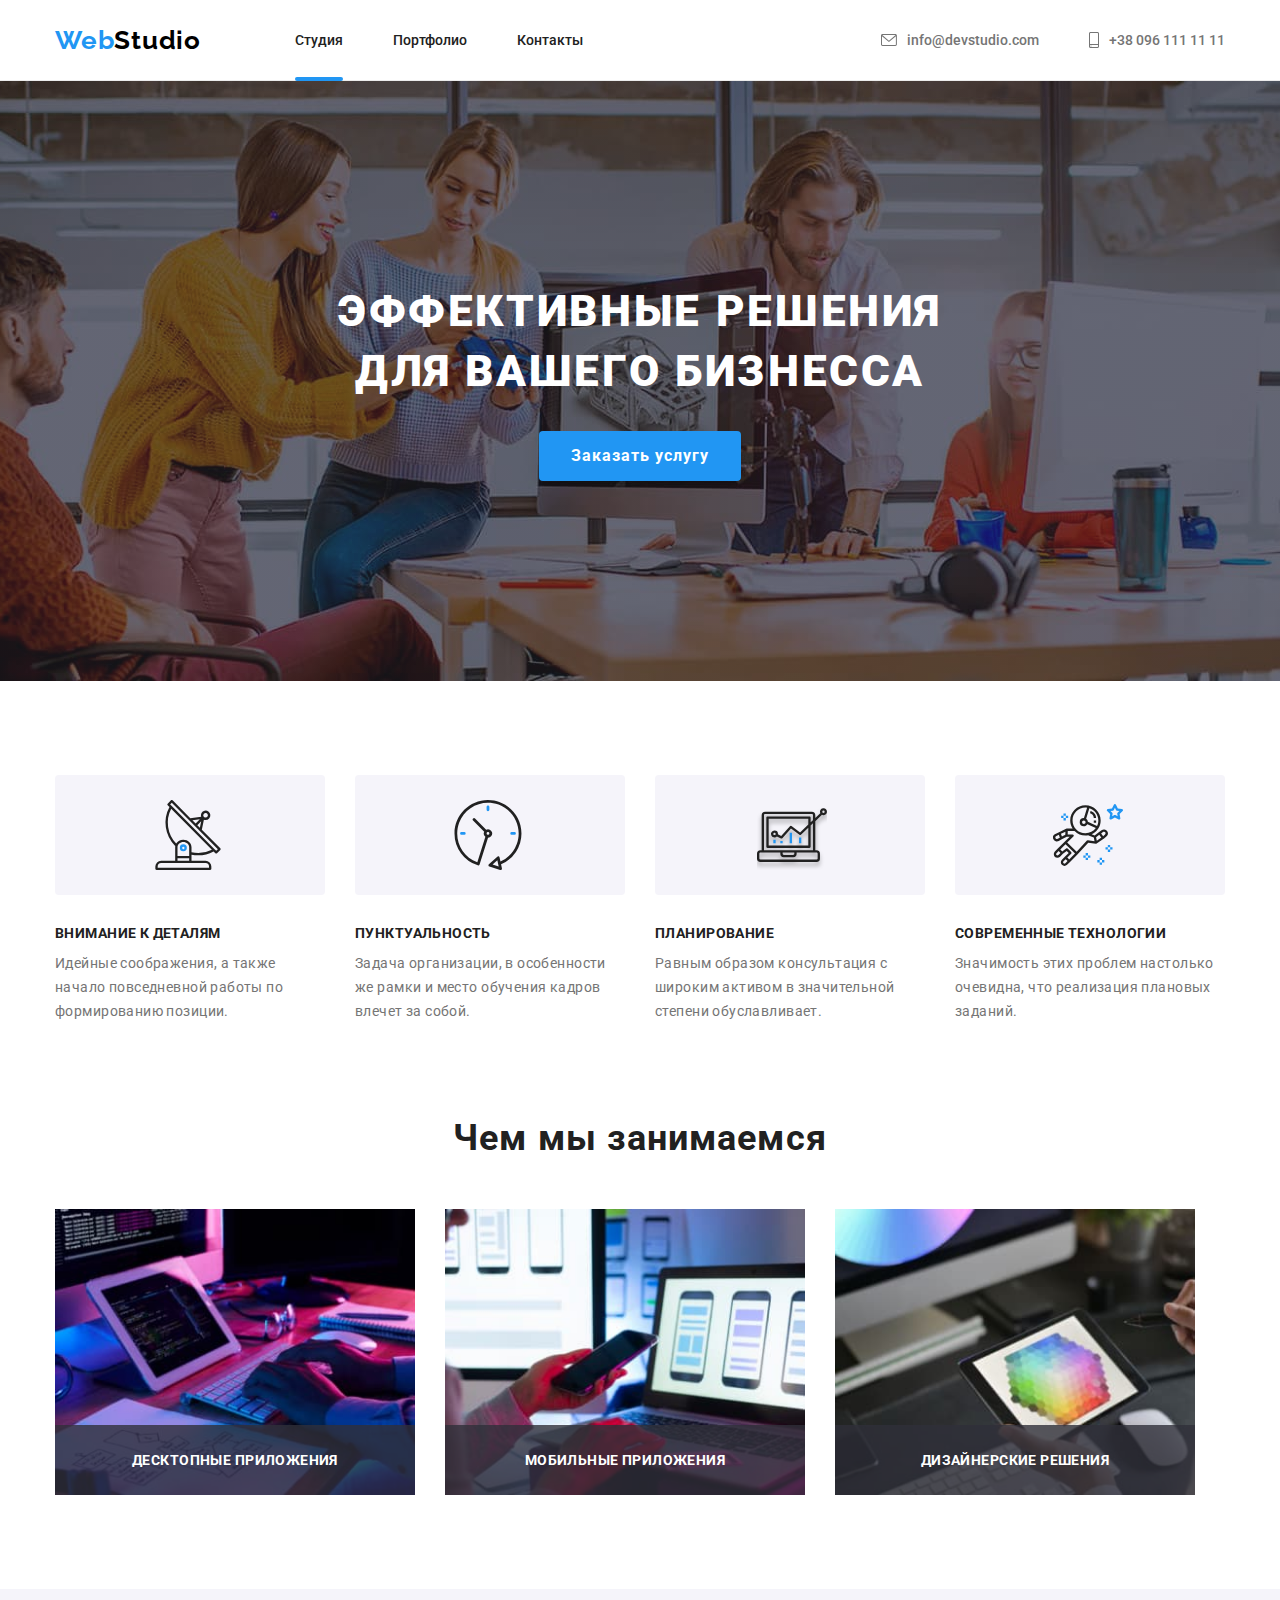
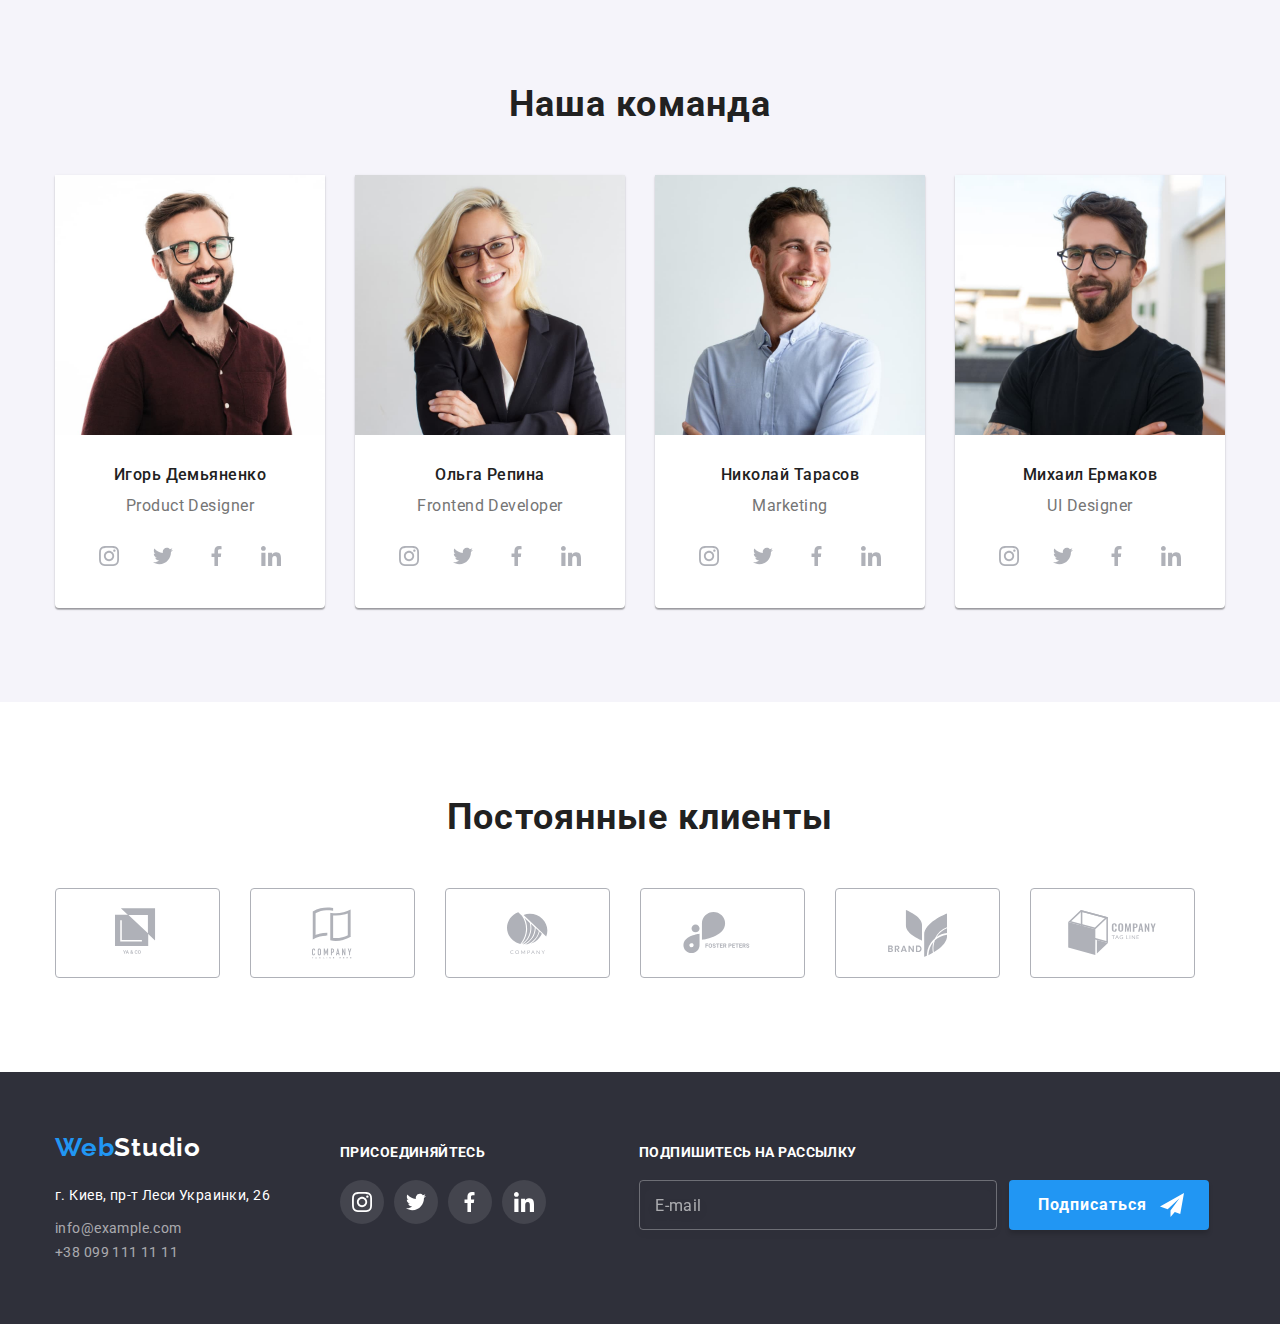
<file: index.html>
<!DOCTYPE html>
<html lang="ru">

<head>
    <meta charset="UTF-8">
    <meta name="viewport" content="width=device-width, initial-scale=1.0">
    <link rel="preconnect" href="https://fonts.gstatic.com">
    <link href="https://fonts.googleapis.com/css2?family=Roboto&display=swap" rel="stylesheet">
    <link rel="preconnect" href="https://fonts.gstatic.com">
    <link href="https://fonts.googleapis.com/css2?family=Oleo+Script&family=Raleway:wght@700&display=swap" rel="stylesheet">
    <link rel="stylesheet" href="https://cdnjs.cloudflare.com/ajax/libs/modern-normalize/1.0.0/modern-normalize.min.css" integrity="sha512-ISS7cAi1PEhQ8jnbJpJZMd29NlhNj4AWYyLOSp2CE/CsHxTCu+r+t0D2yoJudVrd0/8fTVPUVDzY5Tvli75u/g==" crossorigin="anonymous" />
    <link rel="stylesheet" href="./css/main.min.css">
    <title>WebStudio</title>
</head>

<body>


    <!-- HEADER-->
    
    <header class="page-header">
        <div class="container page-header__conteiner">
            
            <nav class="page-header__nav">
                <a href="./index.html" class="logotype">Web<span class="logotype logotype--headering">Studio</span></a>
                <ul class="header-nav header-nav--indent">

                    <li class="header-nav__item header-nav__item--current">
                        <a class="header-nav__link" href="./index.html" id="webstudio" >Студия</a>
                    </li>

                    <li class="header-nav__item">
                        <a class="header-nav__link" href="./portfolio.html" id="portfolio"   target="_blank">Портфолио</a>
                    </li>

                    <li class="header-nav__item">
                        <a class="header-nav__link" href="#">Контакты</a>
                    </li>

                </ul>

            </nav>

            <ul class="header-contacts">
                <li class="header-contacts__item">
                    <a class="header-contacts__link" href="mailto:info@devstudio.com">
                        <svg class="header-contacts__image" width="16" height="12">
                            <use href="./images/icons.svg#icon-envelope"></use>
                        </svg>info@devstudio.com
                    </a>
                </li>

                <li class="header-contacts__item">
                    <a class="header-contacts__link" href="tel:+380961111111">
                        <svg class="header-contacts__image" width="10" height= "16">
                            <use href="./images/icons.svg#icon-smartphone">
                            </use>
                        </svg>+38 096 111 11 11
                    </a>
                </li>

            </ul>

        </div>
    </header>

    <!-- MAIN PART-->
    
    <main>

        <section class="hero">
            <div class="container">
                <h1 class="hero__title">Эффективные решения для вашего бизнесса</h1>
                <button class="hero__btn" data-modal-open>Заказать услугу</button>
            </div>
        </section>

        <section class="advantages">
            <div class="container">
            <h2 class="advantages__title visually-hidden">Наши преимущества</h2>
                <ul class="cards">
                    <li class="cards__item cards__image-antenna">
                        <h3 class="cards__title cards__title--indent">Внимание к деталям</h3>
                        <p class="cards__content">Идейные соображения, а также начало повседневной работы по   формированию позиции.</p>
                    </li>
                    <li class="cards__item cards__image-clock">
                        <h3 class="cards__title cards__title--indent">Пунктуальность</h3>
                        <p class="cards__content">Задача организации, в особенности же рамки и место обучения  кадров влечет за собой.</p>
                    </li>
                    <li class="cards__item cards__image-diagram">
                        <h3 class="cards__title cards__title--indent">Планирование</h3>
                        <p class="cards__content">Равным образом консультация с широким активом в значительной     степени обуславливает.</p>
                    </li>
                    <li class="cards__item cards__image-astronaut">
                        <h3 class="cards__title cards__title--indent">Современные технологии</h3>
                        <p class="cards__content">Значимость этих проблем настолько очевидна, что реализация   плановых заданий.</p>
                    </li>
                </ul>
            </div>
        </section>

        <section class="activity">
            <div class="container">

                <h2 class="activity__title activity__title--indents">Чем мы занимаемся</h2>

                <ul class="galery">
                    <li class="galery__item">
                            <img src="./images/web-developing.jpg" alt="Веб-разработка">
                            <p class="galery__item-descr">Десктопные приложения</p>
                    </li>
                    <li class="galery__item">
                            <img src="./images/app.jpg" alt="Использование приложений">
                            <p class="galery__item-descr">Мобильные приложения</p>
                    </li>
                    <li class="galery__item">
                            <img src="./images/design.jpg" alt="Создание привлекательного   дизайна">                       
                            <p class="galery__item-descr">Дизайнерские решения</p>
                    </li>
                </ul>

            </div>
        </section>

        <section class="team team--painted">
            <div class="container">
                <h2 class="team__title team__title--indent">Наша команда</h2>
                <ul class="card-set">
                    <li class="card-set__item">
                        <img src="./images/designer.jpg" alt="Дизайнер">
                        <div class="item-wrapper">
                            <h3 class="card-set__name card-set__name--indent">Игорь Демьяненко</h3>
                            <p class="card-set__decr card-set__decr--indent">Product Designer</p>
                            <ul class="social-contacts">
                                <li class=" social-contacts__item social-contacts__item--team">
                                    <a class=" social-contacts__link social-contacts__link--team" href="#"><svg class="social-contacts__icon" width="20"height="20">
                                            <use href="./images/icons.svg#icon-instagram"><use>
                                        </svg>
                                    </a>
                                </li>
                                <li class=" social-contacts__item social-contacts__item--team">
                                    <a class="social-contacts__link social-contacts__link--team" href="#">
                                        <svg class="social-contacts__icon" width="20" height="20">
                                            <use href="./images/icons.svg#icon-twitter"><use>
                                        </svg>
                                    </a>
                                </li>
                                <li class=" social-contacts__item social-contacts__item--team">
                                    <a class="social-contacts__link social-contacts__link--team" href="#">
                                        <svg class="social-contacts__icon" width="20" height="20">
                                            <use href="./images/icons.svg#icon-fb"></use>
                                        </svg>
                                    </a>
                                </li>
                                <li class=" social-contacts__item social-contacts__item--team">
                                    <a class="social-contacts__link social-contacts__link--team" href="#">
                                        <svg class="social-contacts__icon" width="20" height="20">
                                            <use href="./images/icons.svg#icon-linkedin"><use>
                                        </svg>
                                    </a>
                                </li>
                            </ul>
                        </div>
                    </li>
                    <li class="card-set__item">
                        <img src="./images/developer.jpg" alt="Веб-разработчик">
                        <div class="item-wrapper">
                            <h3 class="card-set__name card-set__name--indent">Ольга Репина</h3>
                            <p class="card-set__decr card-set__decr--indent">Frontend Developer</p>
                            <ul class="social-contacts">
                                <li class=" social-contacts__item social-contacts__item--team">
                                    <a class=" social-contacts__link social-contacts__link--team" href="#"><svg class="social-contacts__icon"
                                            width="20" height="20">
                                            <use href="./images/icons.svg#icon-instagram">
                                                <use>
                                        </svg>
                                    </a>
                                </li>
                                <li class=" social-contacts__item social-contacts__item--team">
                                    <a class="social-contacts__link social-contacts__link--team" href="#">
                                        <svg class="social-contacts__icon" width="20" height="20">
                                            <use href="./images/icons.svg#icon-twitter">
                                                <use>
                                        </svg>
                                    </a>
                                </li>
                                <li class=" social-contacts__item social-contacts__item--team">
                                    <a class="social-contacts__link social-contacts__link--team" href="#">
                                        <svg class="social-contacts__icon" width="20" height="20">
                                            <use href="./images/icons.svg#icon-fb"></use>
                                        </svg>
                                    </a>
                                </li>
                                <li class=" social-contacts__item social-contacts__item--team">
                                    <a class="social-contacts__link social-contacts__link--team" href="#">
                                        <svg class="social-contacts__icon" width="20" height="20">
                                            <use href="./images/icons.svg#icon-linkedin">
                                                <use>
                                        </svg>
                                    </a>
                                </li>
                            </ul>
                        </div>
                    </li>
                    <li class="card-set__item">
                        <img src="./images/marketing.jpg" alt="Маркетолог">
                        <div class="item-wrapper">
                            <h3 class="card-set__name card-set__name--indent">Николай Тарасов</h3>
                            <p class="card-set__decr card-set__decr--indent">Marketing</p>
                            <ul class="social-contacts">
                                <li class=" social-contacts__item social-contacts__item--team">
                                    <a class=" social-contacts__link social-contacts__link--team" href="#"><svg class="social-contacts__icon"
                                            width="20" height="20">
                                            <use href="./images/icons.svg#icon-instagram">
                                                <use>
                                        </svg>
                                    </a>
                                </li>
                                <li class=" social-contacts__item social-contacts__item--team">
                                    <a class="social-contacts__link social-contacts__link--team" href="#">
                                        <svg class="social-contacts__icon" width="20" height="20">
                                            <use href="./images/icons.svg#icon-twitter">
                                                <use>
                                        </svg>
                                    </a>
                                </li>
                                <li class=" social-contacts__item social-contacts__item--team">
                                    <a class="social-contacts__link social-contacts__link--team" href="#">
                                        <svg class="social-contacts__icon" width="20" height="20">
                                            <use href="./images/icons.svg#icon-fb"></use>
                                        </svg>
                                    </a>
                                </li>
                                <li class=" social-contacts__item social-contacts__item--team">
                                    <a class="social-contacts__link social-contacts__link--team" href="#">
                                        <svg class="social-contacts__icon" width="20" height="20">
                                            <use href="./images/icons.svg#icon-linkedin">
                                                <use>
                                        </svg>
                                    </a>
                                </li>
                            </ul>
                        </div>
                    </li>
                    <li class="card-set__item">
                        <img src="./images/ui-designer.jpg" alt="Веб-дизайнер">
                        <div class="item-wrapper">
                            <h3 class="card-set__name card-set__name--indent">Михаил Ермаков</h3>
                            <p class="card-set__decr card-set__decr--indent">UI Designer</p>
                            <ul class="social-contacts">
                                <li class=" social-contacts__item social-contacts__item--team">
                                    <a class=" social-contacts__link social-contacts__link--team" href="#"><svg class="social-contacts__icon"
                                            width="20" height="20">
                                            <use href="./images/icons.svg#icon-instagram">
                                                <use>
                                        </svg>
                                    </a>
                                </li>
                                <li class=" social-contacts__item social-contacts__item--team">
                                    <a class="social-contacts__link social-contacts__link--team" href="#">
                                        <svg class="social-contacts__icon" width="20" height="20">
                                            <use href="./images/icons.svg#icon-twitter">
                                                <use>
                                        </svg>
                                    </a>
                                </li>
                                <li class=" social-contacts__item social-contacts__item--team">
                                    <a class="social-contacts__link social-contacts__link--team" href="#">
                                        <svg class="social-contacts__icon" width="20" height="20">
                                            <use href="./images/icons.svg#icon-fb"></use>
                                        </svg>
                                    </a>
                                </li>
                                <li class=" social-contacts__item social-contacts__item--team">
                                    <a class="social-contacts__link social-contacts__link--team" href="#">
                                        <svg class="social-contacts__icon" width="20" height="20">
                                            <use href="./images/icons.svg#icon-linkedin">
                                                <use>
                                        </svg>
                                    </a>
                                </li>
                            </ul>
                        </div>
                    </li>
                </ul>
            </div>
        </section>

        <section class="partners">
            <div class="container">
                <h2 class="partners__title partners__title--indent">Постоянные клиенты</h2>
                <ul class="partners-cards">
                <li class="partners-cards__item"><a class="partners-cards__link" href="#"><svg class="partners-cards__icon" width="44.27" height="49.23"><use href="./images/icons.svg#icon-co"></use></svg></a></li>
                <li class="partners-cards__item"><a class="partners-cards__link" href="#"><svg class="partners-cards__icon" width="40" height="52"><use href="./images/icons.svg#icon-company-second"></use></svg></a></li>
                <li class="partners-cards__item"><a class="partners-cards__link" href="#"><svg class="partners-cards__icon" width="41" height="42.6"><use  href="./images/icons.svg#icon-company-third"></use></svg></a></li>
                <li class="partners-cards__item"><a class="partners-cards__link" href="#"><svg class="partners-cards__icon" width="79.66" height="42.02"><use  href="./images/icons.svg#icon-foster"></use></svg></a></li>
                <li class="partners-cards__item"><a class="partners-cards__link" href="#"><svg class="partners-cards__icon" width="59" height="47"><use  href="./images/icons.svg#icon-brand"></use></svg></a></li>
                <li class="partners-cards__item"><a class="partners-cards__link" href="#"><svg class="partners-cards__icon" width="88.48" height="45.44"><use  href="./images/icons.svg#icon-company-sixth"></use></svg></a></li>
                </ul>
            </div>
        </section>
    </main>


    <!-- FOOTER-->

    <footer class="page-footer">
        <div class="container page-footer__conteiner">
            <div class="address-wrapper">
            <a href="./index.html" class="logotype">Web<span class="logotype logotype--footering">Studio</span></a>
            <address class="address">
                <p class="address__content">г. Киев, пр-т Леси Украинки, 26</p>
            <ul class="address-list">
                <li class="address-list__item">
                    <a class="address-list__link" href="mailto:info@example.com">info@example.com</a>
                </li>
                <li class="address-list__item">
                    <a class="address-list__link" href="tel:+380991111111">+38 099 111 11 11</a>
                </li>
            </ul>
            </address>
            </div>
            
            <div class="social-networks">
                <h2 class="social-networks__title">Присоединяйтесь</h2>
                <ul class="social-contacts">
                    <li class="social-contacts__item social-contacts__item--footer">
                        <a class="social-contacts__link social-contacts__link--footer" href="#"><svg class="social-contacts__icon" width="20" height="20">
                            <use href="./images/icons.svg#icon-instagram"></use>
                        </svg>
                        </a>
                    </li>
                    <li class="social-contacts__item social-contacts__item--footer">
                        <a class="social-contacts__link social-contacts__link--footer" href="#">
                        <svg class="social-contacts__icon" width="20" height="20">
                            <use href="./images/icons.svg#icon-twitter"></use>
                        </svg>
                        </a>
                    </li>
                    <li class="social-contacts__item social-contacts__item--footer">
                        <a class="social-contacts__link social-contacts__link--footer" href="#">
                        <svg class="social-contacts__icon" width="20" height="20">
                            <use href="./images/icons.svg#icon-fb"></use>
                        </svg>
                        </a>
                    </li>
                    <li class="social-contacts__item social-contacts__item--footer">
                        <a class="social-contacts__link social-contacts__link--footer" href="#">
                        <svg class="social-contacts__icon" width="20" height="20">
                            <use href="./images/icons.svg#icon-linkedin"></use>
                        </svg>
                        </a>
                    </li>
                </ul>
            </div>
            <div class="mailing">
                <h2 class="mailing__title">Подпишитесь на рассылку</h2>
                <ul class="mailing-list">
                    <li class="mailing-list__item">
                        <form class="form">
                            <input class="form__input-email" type="email" placeholder="E-mail" name="email" id="mail">
                        </form>
                    </li>
                    <li class="mailing-list__item ">
                        <button class="mailing-btn" type="submit" for="mail">Подписаться<svg class="mailing-btn__icon"><use href="./images/icons.svg#icon-telegram"></use></svg></button>
                    </li>
                </ul>
            </div>
        </div>
    </footer>


    <div class="backdrop backdrop--is-hidden" data-modal>
        <div class="backdrop__modal">

            <button class="close-btn" data-modal-close>
                <svg class="close-btn__icon" width="18" height="18">
                    <use width="11" height="11" href="./images/close.svg#close"></use>
                </svg>
            </button>

            <form class="modal-form">

                <h1 class="modal-form__title">
                    Оставьте свои данные, мы вам перезвоним
                </h1>

                <label class="modal-form__form-field" for="name">Имя</label>
                
                <div class="modal-form__input-thumb">
                    <input class="modal-form__modal-input" name="name" id="name" type="text" maxlength="10"/>
                    <svg class="modal-form__icon-input" width="18" height="18">
                        <use href="./images/icons.svg#icon-person-input"></use>
                    </svg>
                </div>

                <label class="modal-form__form-field" for="tel">Телефон</label>

                <div class="modal-form__input-thumb">
                    <input class="modal-form__modal-input" name="tel" id="tel" type="tel" />
                    <svg class="modal-form__icon-input" width="18" height="18">
                        <use href="./images/icons.svg#icon-phone-input">
                        </use>
                    </svg>
                </div>

                <label class="modal-form__form-field" for="email">Почта</label>

                <div class="modal-form__input-thumb">
                    <input class="modal-form__modal-input" name="email" id="email" type="email" />
                    <svg class="modal-form__icon-input" width="18" height="18">
                        <use href="./images/icons.svg#icon-email-input">
                        </use>
                    </svg>
                </div>

                <label class="modal-form__form-field" for="comment">Комментарий</label>

                <textarea class="modal-form__textarea" rows="10" placeholder="Введите текст" name="comment" id="comment"></textarea>

                <label class="modal-form__label-agree">
                    <input type="checkbox" class="modal-form__input-agree" name="agreement" value="agree"/><span class="modal-form__icon-agree">
                    </span>Соглашаюсь с рассылкой и принимаю <a class="modal-form__link" href="#">Условия договора</a>
                </label>

                <button class="modal-btn" type="submit">Отправить
                </button>
                
            </form>
        </div>
    </div>
    <script src="./js/modal.js"></script>
</body>
</html>
</file>
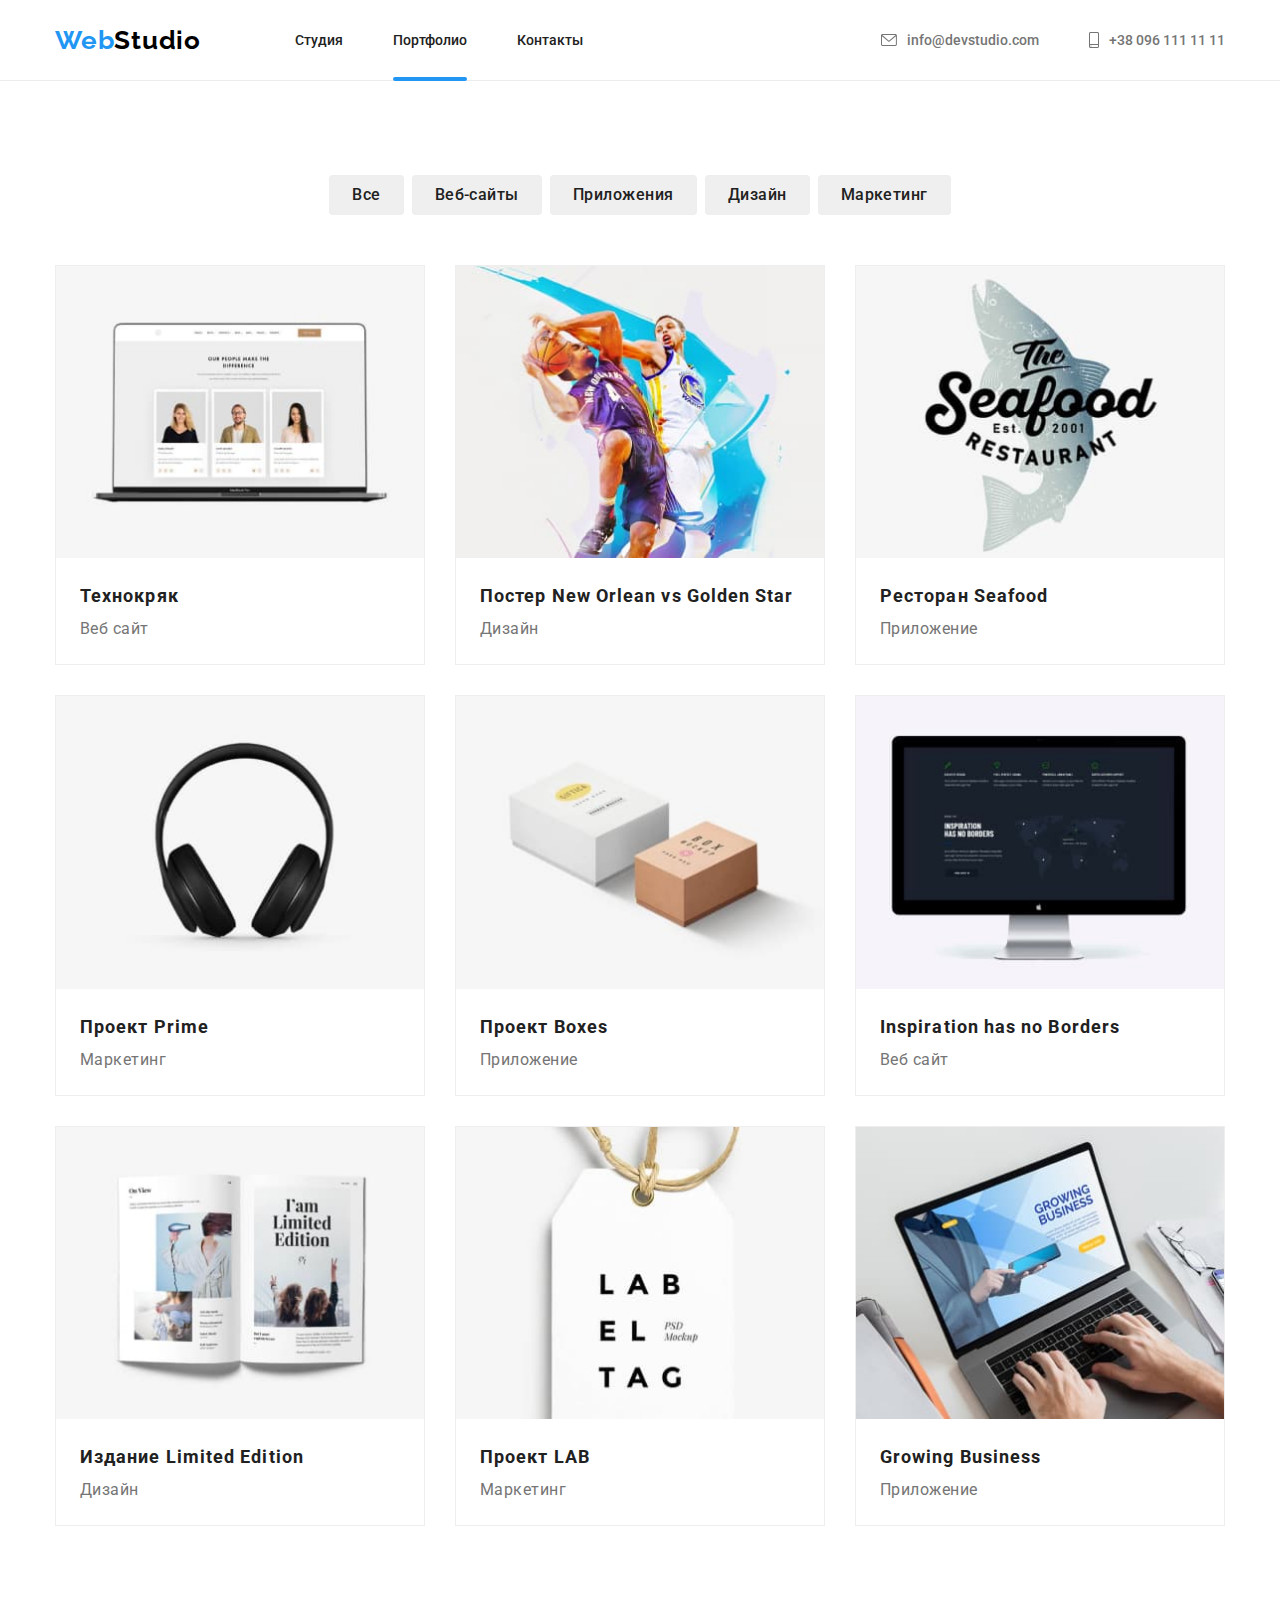
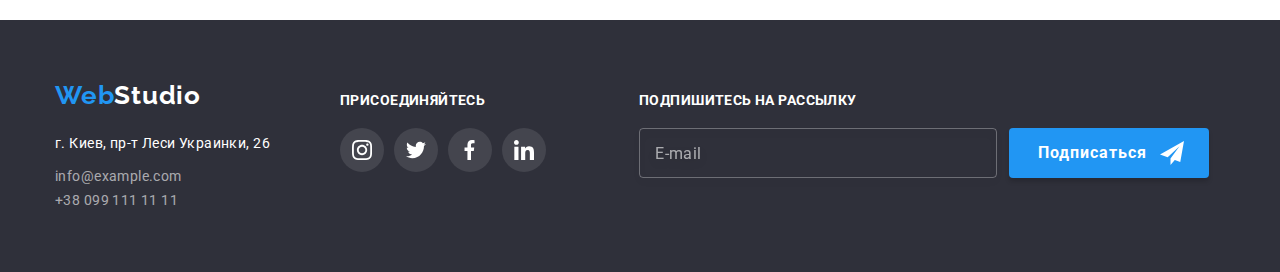
<file: portfolio.html>
<!DOCTYPE html>
<html lang="ru">
<head>
<meta charset="UTF-8">
<meta name="viewport" content="width=device-width, initial-scale=1.0">
<link rel="preconnect" href="https://fonts.gstatic.com">
<link href="https://fonts.googleapis.com/css2?family=Roboto&display=swap" rel="stylesheet">
<link rel="preconnect" href="https://fonts.gstatic.com">
<link href="https://fonts.googleapis.com/css2?family=Oleo+Script&family=Raleway:wght@700&display=swap" rel="stylesheet">
<link rel="stylesheet" href="https://cdnjs.cloudflare.com/ajax/libs/modern-normalize/1.0.0/modern-normalize.min.css" integrity="sha512-ISS7cAi1PEhQ8jnbJpJZMd29NlhNj4AWYyLOSp2CE/CsHxTCu+r+t0D2yoJudVrd0/8fTVPUVDzY5Tvli75u/g==" crossorigin="anonymous" />
<link rel="stylesheet" href="./css/main.min.css">
<title>Portfolio</title>
</head>
<body>
	<!-- HEADER-->
	
	<header class="page-header">
		<div class="container page-header__conteiner">
	
			<nav class="page-header__nav">
				<a href="./index.html" class="logotype">Web<span class="logotype logotype--headering">Studio</span></a>
				<ul class="header-nav header-nav--indent">
	
					<li class="header-nav__item">
						<a class="header-nav__link" href="./index.html" id="webstudio">Студия</a>
					</li>
	
					<li class="header-nav__item header-nav__item--current">
						<a class="header-nav__link" href="./portfolio.html" id="portfolio" target="_blank">Портфолио</a>
					</li>
	
					<li class="header-nav__item">
						<a class="header-nav__link" href="#">Контакты</a>
					</li>
	
				</ul>
	
			</nav>
	
			<ul class="header-contacts">
				<li class="header-contacts__item">
					<a class="header-contacts__link" href="mailto:info@devstudio.com">
						<svg class="header-contacts__image" width="16" height="12">
							<use href="./images/icons.svg#icon-envelope"></use>
						</svg>info@devstudio.com
					</a>
				</li>
	
				<li class="header-contacts__item">
					<a class="header-contacts__link" href="tel:+380961111111">
						<svg class="header-contacts__image" width="10" height="16">
							<use href="./images/icons.svg#icon-smartphone">
							</use>
						</svg>+38 096 111 11 11
					</a>
				</li>
	
			</ul>
	
		</div>
	</header>
	
	
	<!-- MAIN PART-->
	
	<main class="wrapper">
		<section class="offers">
			<div class="container">
				<h1 class="visually-hidden">Наши услуги</h1>
				
				<ul class="offers__group">
					<li class="offers__item" ><button type="button" class="offers__button">Все</button></li>
					<li class="offers__item"><button type="button" class="offers__button">Веб-сайты</button></li>
					<li class="offers__item"><button type="button" class="offers__button">Приложения</button></li>
					<li class="offers__item"><button type="button" class="offers__button">Дизайн</button></li>
					<li class="offers__item"><button type="button" class="offers__button">Маркетинг</button></li>
				</ul>
			
				<ul class="product-grid">
					<li class="product-grid__item">
						<div class="product-grid__item-thumb">
							<img src="./images/site.jpg" alt="Веб сайт Технокряк">
							<div class="overlay">
								<p class="overlay__content">
									Технокряк это современная площадка распространения коронавируса. Компании используют эту платформу для цифрового
									шпионажа и атак на защищённые сервера конкурентов.
								</p>
							</div>
						</div>
						<div class="content-wrapper">
							<h2 class="product-grid__title">Технокряк</h2>
							<p class="product-grid__content">Веб сайт</p>
						</div>
					</li>
					<li class="product-grid__item">
						<div class="product-grid__item-thumb">
							<img src="./images/poster.jpg" alt="Постер New Orlean vs Golden Star">
							<div class="overlay">
								<p class="overlay__content">
								Технокряк это современная площадка распространения коронавируса. Компании используют эту платформу для цифрового
								шпионажа и атак на защищённые сервера конкурентов.
								</p>
							</div>
						</div>
						<div class="content-wrapper">
							<h2 class="product-grid__title">Постер New Orlean vs Golden Star</h2>
							<p class="product-grid__content">Дизайн</p>
						</div>
					</li>
					<li class="product-grid__item">
						<div class="product-grid__item-thumb">
							<img src="./images/restaurant.jpg" alt="Ресторан Seafood">
							<div class="overlay">
								<p class="overlay__content">
									Технокряк это современная площадка распространения коронавируса. Компании используют эту платформу для цифрового
									шпионажа и атак на защищённые сервера конкурентов.
								</p>
							</div>
						</div>
							<div class="content-wrapper">
								<h2 class="product-grid__title">Ресторан Seafood</h2>
								<p class="product-grid__content">Приложение</p>
							</div>
					</li>
					<li class="product-grid__item">
						<div class="product-grid__item-thumb">
							<img src="./images/earphone.jpg" alt="Проект Prime">
							<div class="overlay">
								<p class="overlay__content">
									Технокряк это современная площадка распространения коронавируса. Компании используют эту платформу для цифрового
									шпионажа и атак на защищённые сервера конкурентов.
								</p>
							</div>
						</div>
							<div class="content-wrapper">
								<h2 class="product-grid__title">Проект Prime</h2>
								<p class="product-grid__content">Маркетинг</p>
							</div>
						
					</li>
					<li class="product-grid__item">
						<div class="product-grid__item-thumb">
							<img src="./images/boxes.jpg" alt="Проект Boxes">
							<div class="overlay">
								<p class="overlay__content">
									Технокряк это современная площадка распространения коронавируса. Компании используют эту платформу для цифрового
									шпионажа и атак на защищённые сервера конкурентов.
								</p>
							</div>
						</div>
							<div class="content-wrapper">
								<h2 class="product-grid__title">Проект Boxes</h2>
								<p class="product-grid__content">Приложение</p>
							</div>
						
					</li>
					<li class="product-grid__item">
						<div class="product-grid__item-thumb">
							<img src="./images/monitor.jpg" alt="Веб сайт Inspiration has no 	Borders">
							<div class="overlay">
								<p class="overlay__content">
									Технокряк это современная площадка распространения коронавируса. Компании используют эту платформу для цифрового
									шпионажа и атак на защищённые сервера конкурентов.
								</p>
							</div>
						</div>
							<div class="content-wrapper">
								<h2 class="product-grid__title">Inspiration has no Borders</h2>
								<p class="product-grid__content">Веб сайт</p>
							</div>
						
					</li>
					<li class="product-grid__item">
						<div class="product-grid__item-thumb">
							<img src="./images/edition.jpg" alt="Издание Limited Edition">
							<div class="overlay">
								<p class="overlay__content">
									Технокряк это современная площадка распространения коронавируса. Компании используют эту платформу для цифрового
									шпионажа и атак на защищённые сервера конкурентов.
								</p>
							</div>
						</div>
							<div class="content-wrapper">
								<h2 class="product-grid__title">Издание Limited Edition</h2>
								<p class="product-grid__content">Дизайн</p>
							</div>
						
					</li>
					<li class="product-grid__item">
						<div class="product-grid__item-thumb">
							<img src="./images/lab.jpg" alt="Проект LAB">
							<div class="overlay">
								<p class="overlay__content">
									Технокряк это современная площадка распространения коронавируса. Компании используют эту платформу для цифрового
									шпионажа и атак на защищённые сервера конкурентов.
								</p>
							</div>
						</div>
							<div class="content-wrapper">
								<h2 class="product-grid__title">Проект LAB</h2>
								<p class="product-grid__content">Маркетинг</p>
							</div>
						
					</li>
					<li class="product-grid__item">
						<div class="product-grid__item-thumb">
							<img src="./images/bisiness.jpg" alt="Приложение Growing Business">
							<div class="overlay">
								<p class="overlay__content">
									Технокряк это современная площадка распространения коронавируса. Компании используют эту платформу для цифрового
									шпионажа и атак на защищённые сервера конкурентов.
								</p>
							</div>
						</div>
							<div class="content-wrapper">
								<h2 class="product-grid__title">Growing Business</h2>
								<p class="product-grid__content">Приложение</p>
							</div>
						
					</li>
				</ul>
			</div>
		</section>
	</main>

	<!-- FOOTER-->
	<footer class="page-footer">
		<div class="container page-footer__conteiner">
			<div class="address-wrapper">
				<a href="./index.html" class="logotype">Web<span class="logotype logotype--footering">Studio</span></a>
				<address class="address">
					<p class="address__content">г. Киев, пр-т Леси Украинки, 26</p>
					<ul class="address-list">
						<li class="address-list__item">
							<a class="address-list__link" href="mailto:info@example.com">info@example.com</a>
						</li>
						<li class="address-list__item">
							<a class="address-list__link" href="tel:+380991111111">+38 099 111 11 11</a>
						</li>
					</ul>
				</address>
			</div>
	
			<div class="social-networks">
				<h2 class="social-networks__title">Присоединяйтесь</h2>
				<ul class="social-contacts">
					<li class="social-contacts__item social-contacts__item--footer">
						<a class="social-contacts__link social-contacts__link--footer" href="#"><svg
								class="social-contacts__icon" width="20" height="20">
								<use href="./images/icons.svg#icon-instagram"></use>
							</svg>
						</a>
					</li>
					<li class="social-contacts__item social-contacts__item--footer">
						<a class="social-contacts__link social-contacts__link--footer" href="#">
							<svg class="social-contacts__icon" width="20" height="20">
								<use href="./images/icons.svg#icon-twitter"></use>
							</svg>
						</a>
					</li>
					<li class="social-contacts__item social-contacts__item--footer">
						<a class="social-contacts__link social-contacts__link--footer" href="#">
							<svg class="social-contacts__icon" width="20" height="20">
								<use href="./images/icons.svg#icon-fb"></use>
							</svg>
						</a>
					</li>
					<li class="social-contacts__item social-contacts__item--footer">
						<a class="social-contacts__link social-contacts__link--footer" href="#">
							<svg class="social-contacts__icon" width="20" height="20">
								<use href="./images/icons.svg#icon-linkedin"></use>
							</svg>
						</a>
					</li>
				</ul>
			</div>
			<div class="mailing">
				<h2 class="mailing__title">Подпишитесь на рассылку</h2>
				<ul class="mailing-list">
					<li class="mailing-list__item">
						<form class="form">
							<input class="form__input-email" type="email" placeholder="E-mail" name="email" id="mail">
						</form>
					</li>
					<li class="mailing-list__item ">
						<button class="mailing-btn" type="submit" for="mail">Подписаться<svg class="mailing-btn__icon">
								<use href="./images/icons.svg#icon-telegram"></use>
							</svg></button>
					</li>
				</ul>
			</div>
		</div>
	</footer>
</body>
</html>
</file>
<file: css/main.min.css>
:root{--common-width: 100%;--section-padding: 94px;--inner-section-margin: 50px;--card-margin: 30px;--body-background: #ffffff;--header-background: #ffffff;--header-border: #ECECEC;--footer-background: #2f303a;--p-color: #757575;--h-color: #212121;--hover-color: #2196f3;--common-color: #ffffff;--footer-link-color: rgba(255, 255, 255, 0.6)}body{background:var(--body-background)}::after,::before,*{margin:0;padding:0;font-family:"Roboto", sans-serif;-webkit-box-sizing:border-box;box-sizing:border-box}img{display:block;max-width:100%}h1,h2,h3,h4,p{margin:0;padding:0}a{text-decoration:none}ul{margin:0;padding:0}ul>li{list-style:none;margin:0;padding:0}.visually-hidden{position:absolute;width:1px;height:1px;margin:-1px;border:0;padding:0;white-space:nowrap;-webkit-clip-path:inset(100%);clip-path:inset(100%);clip:rect(0 0 0 0);overflow:hidden}.container{max-width:1200px;padding:0 15px;margin:0 auto}.page-header{width:var(--common-width);background:var(--header-background);border-bottom:1px solid var(--header-border)}.page-header__nav{width:auto;display:-webkit-box;display:-ms-flexbox;display:flex;-webkit-box-align:center;-ms-flex-align:center;align-items:center}.page-header__conteiner{display:-webkit-box;display:-ms-flexbox;display:flex}.logotype{font-family:'Raleway', sans-serif;font-style:normal;font-weight:700;font-size:26px;line-height:31px;letter-spacing:0.03em;color:#2196f3}.logotype--headering{color:black}.logotype--footering{color:var(--common-color)}.header-nav{display:-webkit-box;display:-ms-flexbox;display:flex;max-height:80px}.header-nav--indent{margin-left:var(--section-padding)}.header-nav__item--current{position:relative;color:var(--hover-color)}.header-nav__item--current::after{position:absolute;left:0;bottom:-1px;display:inline-block;content:" ";width:100%;height:4px;background-color:var(--hover-color);border-radius:2px}.header-nav__item:not(:last-child){margin-right:var(--inner-section-margin)}.header-nav__link{display:block;padding:32px 0;color:var(--h-color);font-size:14px;font-weight:500;line-height:16px;-webkit-transition:color 250ms cubic-bezier(0.4, 0, 0.2, 1);transition:color 250ms cubic-bezier(0.4, 0, 0.2, 1)}.header-nav__link:hover,.header-nav__link:focus,.header-nav__link:active{color:var(--hover-color)}.header-contacts{display:-webkit-box;display:-ms-flexbox;display:flex;margin-left:auto}.header-contacts__link{display:-webkit-box;display:-ms-flexbox;display:flex;-webkit-box-align:center;-ms-flex-align:center;align-items:center;padding:32px 0;color:var(--p-color);font-size:14px;line-height:16px;font-weight:500;-webkit-transition:color 250ms cubic-bezier(0.4, 0, 0.2, 1);transition:color 250ms cubic-bezier(0.4, 0, 0.2, 1)}.header-contacts__link:hover,.header-contacts__link:focus,.header-contacts__link:active{color:var(--hover-color)}.header-contacts__item:not(:last-child){margin-right:var(--inner-section-margin)}.header-contacts__image{margin-right:10px;fill:currentColor}.header-contacts__image:hover,.header-contacts__image:focus{fill:var(--hover-color)}.page-footer{width:var(--common-width);background:var(--footer-background)}.page-footer__conteiner{display:-webkit-box;display:-ms-flexbox;display:flex;padding-top:60px;padding-bottom:60px}.address__content{margin-bottom:9px;margin-top:20px;color:var(--common-color);font-style:normal;font-weight:normal;font-size:14px;line-height:24px;letter-spacing:0.03em}.address-list__link{font-style:normal;font-weight:normal;font-size:14px;line-height:24px;letter-spacing:0.03em;color:var(--footer-link-color);-webkit-transition:color 250ms cubic-bezier(0.4, 0, 0.2, 1);transition:color 250ms cubic-bezier(0.4, 0, 0.2, 1)}.address-list__link:hover,.address-list__link:focus{color:var(--hover-color)}.social-networks{padding-top:12px;margin-left:70px}.social-networks__title{margin-bottom:20px;color:var(--common-color);font-style:normal;font-weight:bold;font-size:14px;line-height:16px;letter-spacing:0.03em;text-transform:uppercase}.mailing{padding-top:12px;margin-left:93px}.mailing__title{margin-bottom:20px;color:var(--common-color);font-style:normal;font-weight:bold;font-size:14px;line-height:16px;letter-spacing:0.03em;text-transform:uppercase}.mailing-list{display:-webkit-box;display:-ms-flexbox;display:flex}.mailing-list__item:not(:last-child){margin-right:12px}.form__input-email{display:inline-block;width:358px;height:50px;padding:15px;background-color:transparent;border:1px solid rgba(255,255,255,0.3);-webkit-filter:drop-shadow(0px 4px 4px rgba(0,0,0,0.15));filter:drop-shadow(0px 4px 4px rgba(0,0,0,0.15));border-radius:4px;outline:none;font-family:inherit;font-style:normal;line-height:1.5;font-size:16px;color:var(--common-color);-webkit-transition:border 250ms cubic-bezier(0.4, 0, 0.2, 1);transition:border 250ms cubic-bezier(0.4, 0, 0.2, 1)}.form__input-email:focus{border:1px solid var(--hover-color)}.form__input-email::-webkit-input-placeholder{padding-top:15px;padding-bottom:15px;font-style:normal;font-weight:normal;font-size:16px;line-height:20px;letter-spacing:0.03em;color:rgba(255,255,255,0.6)}.form__input-email:-ms-input-placeholder{padding-top:15px;padding-bottom:15px;font-style:normal;font-weight:normal;font-size:16px;line-height:20px;letter-spacing:0.03em;color:rgba(255,255,255,0.6)}.form__input-email::-ms-input-placeholder{padding-top:15px;padding-bottom:15px;font-style:normal;font-weight:normal;font-size:16px;line-height:20px;letter-spacing:0.03em;color:rgba(255,255,255,0.6)}.form__input-email::placeholder{padding-top:15px;padding-bottom:15px;font-style:normal;font-weight:normal;font-size:16px;line-height:20px;letter-spacing:0.03em;color:rgba(255,255,255,0.6)}.mailing-btn{position:relative;display:-webkit-box;display:-ms-flexbox;display:flex;-webkit-box-align:center;-ms-flex-align:center;align-items:center;text-align:center;padding:10px 62px 10px 29px;background:var(--hover-color);border:0;-webkit-box-shadow:0px 4px 4px rgba(0,0,0,0.15);box-shadow:0px 4px 4px rgba(0,0,0,0.15);border-radius:4px;font-family:inherit;font-style:normal;font-weight:bold;font-size:16px;line-height:30px;letter-spacing:0.06em;color:#FFFFFF;cursor:pointer}.mailing-btn__icon{position:absolute;top:50%;right:13px;-webkit-transform:translate(-50%, -50%);transform:translate(-50%, -50%);width:24px;height:24px}.social-contacts{display:-webkit-box;display:-ms-flexbox;display:flex}.social-contacts__item{width:calc( (100% - 30px) / 4);height:44px;border-radius:50%;background:inherit;-webkit-transition:background-color 250ms cubic-bezier(0.4, 0, 0.2, 1);transition:background-color 250ms cubic-bezier(0.4, 0, 0.2, 1)}.social-contacts__item:hover,.social-contacts__item:focus,.social-contacts__item:active{background-color:var(--hover-color)}.social-contacts__item--team{background-color:transparent}.social-contacts__item--footer{background:rgba(255,255,255,0.1)}.social-contacts__link{display:block;padding:12px}.social-contacts__link--footer{color:#ffffff}.social-contacts__link--team{color:#AFB1B8;-webkit-transition:color 250ms cubic-bezier(0.4, 0, 0.2, 1);transition:color 250ms cubic-bezier(0.4, 0, 0.2, 1)}.social-contacts__link--team:hover,.social-contacts__link--team:focus,.social-contacts__link--team:active{color:#ffffff}.social-contacts__icon{fill:currentColor}.social-contacts__item:not(:last-child){margin-right:10px}.hero{min-height:600px;background-image:-webkit-gradient(linear, left top, right top, from(rgba(47,48,58,0.4)), to(rgba(47,48,58,0.4))),url("../images/hero-squoosh.jpg");background-image:linear-gradient(to right, rgba(47,48,58,0.4), rgba(47,48,58,0.4)),url("../images/hero-squoosh.jpg");background-color:#c4c4c4;background-repeat:no-repeat;background-size:cover;background-position:center;padding:200px 0}.hero__title{display:block;max-width:696px;margin-left:auto;margin-right:auto;color:var(--common-color);font-style:normal;font-weight:900;font-size:44px;line-height:60px;text-align:center;letter-spacing:0.06em;text-transform:uppercase}.hero__btn{display:block;margin-top:30px;min-width:200px;margin-left:auto;margin-right:auto;padding:10px 32px;background:#2196f3;-webkit-box-shadow:0px 4px 4px rgba(0,0,0,0.15);box-shadow:0px 4px 4px rgba(0,0,0,0.15);border-radius:4px;border:0;color:var(--common-color);text-align:center;font-weight:bold;font-size:16px;line-height:30px;letter-spacing:0.06em;cursor:pointer}.advantages{width:var(--common-width);padding-top:var(--section-padding);padding-bottom:var(--section-padding)}.cards{display:-webkit-box;display:-ms-flexbox;display:flex}.cards__content{color:var(--p-color);font-style:normal;font-weight:normal;font-size:14px;line-height:24px;letter-spacing:0.03em}.cards__title{color:var(--h-color);font-style:normal;font-weight:bold;font-size:14px;line-height:16px;letter-spacing:0.03em;text-transform:uppercase}.cards__item{width:270px}.cards__item::before{content:"";display:block;height:120px;margin-bottom:30px;background-color:#F5F4FA;border-radius:4px;background-position:center;background-size:74px 70px;background-repeat:no-repeat}.cards__item::before:not(:last-child){margin-right:30px}.cards__item:not(:last-child){margin-right:var(--card-margin)}.cards__image-antenna::before{background-image:url(../images/antenna.svg)}.cards__image-clock::before{background-image:url(../images/clock.svg)}.cards__image-diagram::before{background-image:url(../images/diagram.svg)}.cards__image-astronaut::before{background-image:url(../images/astronaut.svg)}.cards__title--indent{margin-bottom:10px}.activity{padding-bottom:var(--section-padding)}.activity__title{color:var(--h-color);font-style:normal;font-weight:bold;font-size:36px;line-height:42px;text-align:center;letter-spacing:0.03em}.activity__title--indents{margin-right:auto;margin-left:auto;margin-bottom:var(--inner-section-margin)}.galery{display:-webkit-box;display:-ms-flexbox;display:flex;margin-right:-var(--card-margin)}.galery__item{position:relative;-ms-flex-preferred-size:calc(100% / 3 - 30px);flex-basis:calc(100% / 3 - 30px)}.galery__item:not(:last-child){margin-right:var(--card-margin)}.galery__item-descr{position:absolute;bottom:0;left:0;padding:27px;background:rgba(47,48,58,0.8);width:100%;text-align:center;font-family:inherit;font-style:normal;font-weight:bold;font-size:14px;line-height:16px;text-align:center;letter-spacing:0.03em;text-transform:uppercase;color:#FFFFFF}.team{width:var(--common-width);padding-top:var(--section-padding);padding-bottom:var(--section-padding)}.team__title{color:var(--h-color);font-style:normal;font-weight:bold;font-size:36px;line-height:42px;text-align:center;letter-spacing:0.03em}.team--painted{background:#f5f4fa}.team__title--indent{margin-bottom:var(--inner-section-margin)}.card-set{display:-webkit-box;display:-ms-flexbox;display:flex}.card-set__item{-ms-flex-preferred-size:calc(100% / 4 - 30px);flex-basis:calc(100% / 4 - 30px);background:var(--common-color);-webkit-box-shadow:0px 1px 3px rgba(0,0,0,0.12),0px 1px 1px rgba(0,0,0,0.14),0px 2px 1px rgba(0,0,0,0.2);box-shadow:0px 1px 3px rgba(0,0,0,0.12),0px 1px 1px rgba(0,0,0,0.14),0px 2px 1px rgba(0,0,0,0.2);border-radius:0px 0px 4px 4px}.card-set__item:not(:last-child){margin-right:var(--card-margin)}.card-set__decr{color:var(--p-color);font-style:normal;font-weight:normal;font-size:16px;line-height:24px;letter-spacing:0.03em;text-align:center}.card-set__name{color:var(--h-color);font-style:normal;font-weight:500;font-size:16px;line-height:19px;text-align:center;letter-spacing:0.03em}.item-wrapper{padding:30px 32px}.card-set__decr--indent{margin-bottom:16px}.card-set__name--indent{margin-bottom:10px}.partners{padding:var(--section-padding) 0}.partners__title{color:var(--h-color);font-style:normal;font-weight:bold;font-size:36px;line-height:42px;text-align:center;letter-spacing:0.03em}.partners__title--indent{margin-bottom:50px}.partners-cards{display:-webkit-box;display:-ms-flexbox;display:flex}.partners-cards__link{display:-webkit-box;display:-ms-flexbox;display:flex;-webkit-box-pack:center;-ms-flex-pack:center;justify-content:center;-webkit-box-align:center;-ms-flex-align:center;align-items:center;height:100%;color:#AFB1B8;-webkit-transition:color 250ms cubic-bezier(0.4, 0, 0.2, 1);transition:color 250ms cubic-bezier(0.4, 0, 0.2, 1)}.partners-cards__link:hover,.partners-cards__link:focus{color:var(--hover-color)}.partners-cards__icon{fill:currentColor}.partners-cards__item{-ms-flex-preferred-size:calc(100% / 6 - 30px);flex-basis:calc(100% / 6 - 30px);height:90px;border:1px solid #AFB1B8;border-radius:4px;-webkit-transition:border 250ms cubic-bezier(0.4, 0, 0.2, 1);transition:border 250ms cubic-bezier(0.4, 0, 0.2, 1)}.partners-cards__item:not(:last-child){margin-right:var(--card-margin)}.partners-cards__item:hover,.partners-cards__item:focus{border:1px solid var(--hover-color)}.backdrop{position:fixed;top:0;left:0;width:100%;height:100%;background:rgba(0,0,0,0.2);-webkit-transition:opacity 250ms cubic-bezier(0.4, 0, 0.2, 1);transition:opacity 250ms cubic-bezier(0.4, 0, 0.2, 1)}.backdrop__modal{position:absolute;top:50%;left:50%;-webkit-transform:translate(-50%, -50%);transform:translate(-50%, -50%);max-width:100%;max-height:100vh;overflow-y:auto;padding:40px;background:#FFFFFF;-webkit-box-shadow:0px 1px 3px rgba(0,0,0,0.12),0px 1px 1px rgba(0,0,0,0.14),0px 2px 1px rgba(0,0,0,0.2);box-shadow:0px 1px 3px rgba(0,0,0,0.12),0px 1px 1px rgba(0,0,0,0.14),0px 2px 1px rgba(0,0,0,0.2);border-radius:4px}.backdrop--is-hidden{opacity:0;pointer-events:none;-webkit-transition:opacity 250ms cubic-bezier(0.4, 0, 0.2, 1);transition:opacity 250ms cubic-bezier(0.4, 0, 0.2, 1)}.close-btn{position:absolute;top:8px;right:8px;width:30px;height:30px;margin:0;display:-webkit-box;display:-ms-flexbox;display:flex;-webkit-box-pack:center;-ms-flex-pack:center;justify-content:center;-webkit-box-align:center;-ms-flex-align:center;align-items:center;background:#FFFFFF;border:1px solid rgba(0,0,0,0.1);border-radius:50%;cursor:pointer}.close-btn__icon{padding-top:3px;padding-right:3px;padding-bottom:4px;padding-left:4px;color:currentColor}.close-btn:hover .close-btn__icon,.close-btn:focus .close-btn__icon,.close-btn:active .close-btn__icon{fill:var(--hover-color)}.modal-form__modal-input{display:block;width:100%;margin-bottom:10px;padding-left:42px;padding-top:11px;padding-bottom:11px;background-color:transparent;border:1px solid rgba(33,33,33,0.2);border-radius:4px;outline:none;font-family:inherit;font-style:normal;line-height:1.5;font-size:16px;-webkit-transition:border 250ms cubic-bezier(0.4, 0, 0.2, 1);transition:border 250ms cubic-bezier(0.4, 0, 0.2, 1)}.modal-form__title{margin-bottom:12px;font-family:inherit;font-style:normal;font-weight:bold;font-size:20px;line-height:23px;text-align:center;letter-spacing:0.03em;color:var(--h-color)}.modal-form__form-field{font-family:inherit;font-style:normal;font-weight:normal;font-size:12px;line-height:14px;letter-spacing:0.01em;color:var(--p-color);cursor:pointer}.modal-form__textarea{display:block;width:100%;margin-bottom:20px;padding:12px 16px;resize:none;outline:none;border:1px solid rgba(33,33,33,0.2);border-radius:4px;font-family:inherit;font-style:normal;line-height:1.5;font-size:16px;-webkit-transition:border 250ms cubic-bezier(0.4, 0, 0.2, 1);transition:border 250ms cubic-bezier(0.4, 0, 0.2, 1)}.modal-form__label-agree{position:relative;display:block;margin-bottom:25px;padding-left:36px;font-family:inherit;font-style:normal;font-weight:normal;font-size:14px;line-height:24px;letter-spacing:0.03em;color:var(--p-color);cursor:pointer}.modal-form__link{font-family:inherit;font-style:normal;font-weight:normal;font-size:14px;line-height:24px;letter-spacing:0.03em;-webkit-text-decoration-line:underline;text-decoration-line:underline;color:var(--hover-color)}.modal-form__icon-agree{position:absolute;top:50%;left:0;-webkit-transform:translate(0%, -75%);transform:translate(0%, -75%);display:inline-block;width:16px;height:15px;border:2px solid #212121;border-radius:4px;background-color:transparent;-webkit-transition:outline 250ms cubic-bezier(0.4, 0, 0.2, 1),background 250ms cubic-bezier(0.4, 0, 0.2, 1),border 250ms cubic-bezier(0.4, 0, 0.2, 1),-webkit-transform 250ms cubic-bezier(0.4, 0, 0.2, 1);transition:outline 250ms cubic-bezier(0.4, 0, 0.2, 1),background 250ms cubic-bezier(0.4, 0, 0.2, 1),border 250ms cubic-bezier(0.4, 0, 0.2, 1),-webkit-transform 250ms cubic-bezier(0.4, 0, 0.2, 1);transition:outline 250ms cubic-bezier(0.4, 0, 0.2, 1),background 250ms cubic-bezier(0.4, 0, 0.2, 1),border 250ms cubic-bezier(0.4, 0, 0.2, 1),transform 250ms cubic-bezier(0.4, 0, 0.2, 1);transition:outline 250ms cubic-bezier(0.4, 0, 0.2, 1),background 250ms cubic-bezier(0.4, 0, 0.2, 1),border 250ms cubic-bezier(0.4, 0, 0.2, 1),transform 250ms cubic-bezier(0.4, 0, 0.2, 1),-webkit-transform 250ms cubic-bezier(0.4, 0, 0.2, 1)}.modal-form__input-agree{position:absolute;-webkit-appearance:none;-moz-appearance:none}.modal-form__icon-input{display:inline-block;position:absolute;top:50%;left:12px;-webkit-transform:translate(0, -50%);transform:translate(0, -50%);-webkit-transition:fill 250ms cubic-bezier(0.4, 0, 0.2, 1);transition:fill 250ms cubic-bezier(0.4, 0, 0.2, 1)}.modal-form__input-thumb{position:relative}.modal-form__modal-input:focus,.modal-form__textarea:focus,.modal-form__modal-input:focus,.modal-form__textarea:focus{border:1px solid var(--hover-color)}.modal-form__input-agree:checked+.modal-form__icon-agree{background:var(--hover-color);background-image:url(../images/icon-check.svg);background-size:cover;background-position:center;background-repeat:no-repeat;background-origin:border-box;border:none;-webkit-transform:translate(12px, -75%);transform:translate(12px, -75%)}.modal-form__input-agree:focus+.modal-form__icon-agree{outline:1px solid var(--hover-color)}.modal-form__input-agree:checked:focus+.modal-form__icon-agree{outline:none}.modal-btn{display:-webkit-box;display:-ms-flexbox;display:flex;-webkit-box-align:center;-ms-flex-align:center;align-items:center;text-align:center;padding:10px 55px;min-width:200px;min-height:50px;margin:0 auto;background:var(--hover-color);border:0;-webkit-box-shadow:0px 4px 4px rgba(0,0,0,0.15);box-shadow:0px 4px 4px rgba(0,0,0,0.15);border-radius:4px;font-family:inherit;font-style:normal;font-weight:700;font-size:16px;line-height:30px;letter-spacing:0.06em;color:#FFFFFF;cursor:pointer;-webkit-transition:background 250ms cubic-bezier(0.4, 0, 0.2, 1);transition:background 250ms cubic-bezier(0.4, 0, 0.2, 1)}.modal-btn:hover,.modal-btn:focus{background:#188CE8}.modal-form__modal-input:focus+.modal-form__icon-input{fill:var(--hover-color)}.wrapper{background-color:var(--common-color);width:var(--common-width)}.offers{width:var(--common-width);margin:0px auto;padding-top:var(--section-padding);padding-bottom:var(--section-padding)}.offers .offers__group{display:-webkit-box;display:-ms-flexbox;display:flex;-webkit-box-pack:center;-ms-flex-pack:center;justify-content:center;margin-bottom:var(--inner-section-margin)}.offers__item{background:#F5F4FA;border-radius:4px}.offers__item:not(:last-child){margin-right:8px}.offers__button{display:inline-block;padding:6px 22px;color:var(--h-color);border:1px solid #EEEEEE;border-radius:4px;font-style:normal;font-weight:500;font-size:16px;line-height:26px;text-align:center;letter-spacing:0.03em;-webkit-transition:color 250ms cubic-bezier(0.4, 0, 0.2, 1),background-color 250ms cubic-bezier(0.4, 0, 0.2, 1),cursor 250ms cubic-bezier(0.4, 0, 0.2, 1);transition:color 250ms cubic-bezier(0.4, 0, 0.2, 1),background-color 250ms cubic-bezier(0.4, 0, 0.2, 1),cursor 250ms cubic-bezier(0.4, 0, 0.2, 1)}.offers__button:hover,.offers__button:focus,.offers__button:active{color:var(--common-color);background-color:var(--hover-color);-webkit-box-shadow:0px 3px 1px rgba(0,0,0,0.1),0px 1px 2px rgba(0,0,0,0.08),0px 2px 2px rgba(0,0,0,0.12);box-shadow:0px 3px 1px rgba(0,0,0,0.1),0px 1px 2px rgba(0,0,0,0.08),0px 2px 2px rgba(0,0,0,0.12);cursor:pointer}.product-grid{display:-webkit-box;display:-ms-flexbox;display:flex;-ms-flex-wrap:wrap;flex-wrap:wrap;margin-top:calc(-1 * var(--card-margin));margin-left:calc(-1 * var(--card-margin))}.product-grid__item{-ms-flex-preferred-size:calc(100% / 3 - 30px);flex-basis:calc(100% / 3 - 30px);margin-left:var(--card-margin);margin-top:var(--card-margin);background-color:var(--common-color);border:1px solid #EEEEEE;-webkit-transition:cursor 250ms cubic-bezier(0.4, 0, 0.2, 1),-webkit-box-shadow 250ms cubic-bezier(0.4, 0, 0.2, 1),-webkit-transform 250ms cubic-bezier(0.4, 0, 0.2, 1);transition:cursor 250ms cubic-bezier(0.4, 0, 0.2, 1),-webkit-box-shadow 250ms cubic-bezier(0.4, 0, 0.2, 1),-webkit-transform 250ms cubic-bezier(0.4, 0, 0.2, 1);transition:box-shadow 250ms cubic-bezier(0.4, 0, 0.2, 1),cursor 250ms cubic-bezier(0.4, 0, 0.2, 1),transform 250ms cubic-bezier(0.4, 0, 0.2, 1);transition:box-shadow 250ms cubic-bezier(0.4, 0, 0.2, 1),cursor 250ms cubic-bezier(0.4, 0, 0.2, 1),transform 250ms cubic-bezier(0.4, 0, 0.2, 1),-webkit-box-shadow 250ms cubic-bezier(0.4, 0, 0.2, 1),-webkit-transform 250ms cubic-bezier(0.4, 0, 0.2, 1)}.product-grid__item:hover,.product-grid__item:focus{cursor:pointer;-webkit-box-shadow:0px 1px 1px rgba(0,0,0,0.12),0px 4px 4px rgba(0,0,0,0.06),1px 4px 6px rgba(0,0,0,0.16);box-shadow:0px 1px 1px rgba(0,0,0,0.12),0px 4px 4px rgba(0,0,0,0.06),1px 4px 6px rgba(0,0,0,0.16)}.product-grid__item:hover .overlay{-webkit-transform:translateY(0%);transform:translateY(0%)}.product-grid__title{color:var(--h-color);font-style:normal;font-weight:bold;font-size:18px;line-height:36px;letter-spacing:0.06em;text-align:left}.product-grid__content{color:var(--p-color);font-style:normal;font-weight:normal;font-size:16px;line-height:30px;text-align:left;letter-spacing:0.03em}.product-grid__item-thumb{position:relative;overflow:hidden}.content-wrapper{margin:20px 24px}.overlay{position:absolute;top:1px;left:0;width:100%;height:100%;padding:63px 24px;-webkit-transform:translateY(100%);transform:translateY(100%);background:rgba(33,150,243,0.9);-webkit-transition:-webkit-transform 250ms cubic-bezier(0.4, 0, 0.2, 1);transition:-webkit-transform 250ms cubic-bezier(0.4, 0, 0.2, 1);transition:transform 250ms cubic-bezier(0.4, 0, 0.2, 1);transition:transform 250ms cubic-bezier(0.4, 0, 0.2, 1), -webkit-transform 250ms cubic-bezier(0.4, 0, 0.2, 1)}.overlay__content{position:absolute;top:50%;left:50%;-webkit-transform:translate(-50%, -50%);transform:translate(-50%, -50%);width:322px;height:168px;font-style:normal;font-weight:normal;font-size:18px;line-height:28px;letter-spacing:0.03em;color:#FFFFFF}
</file>
